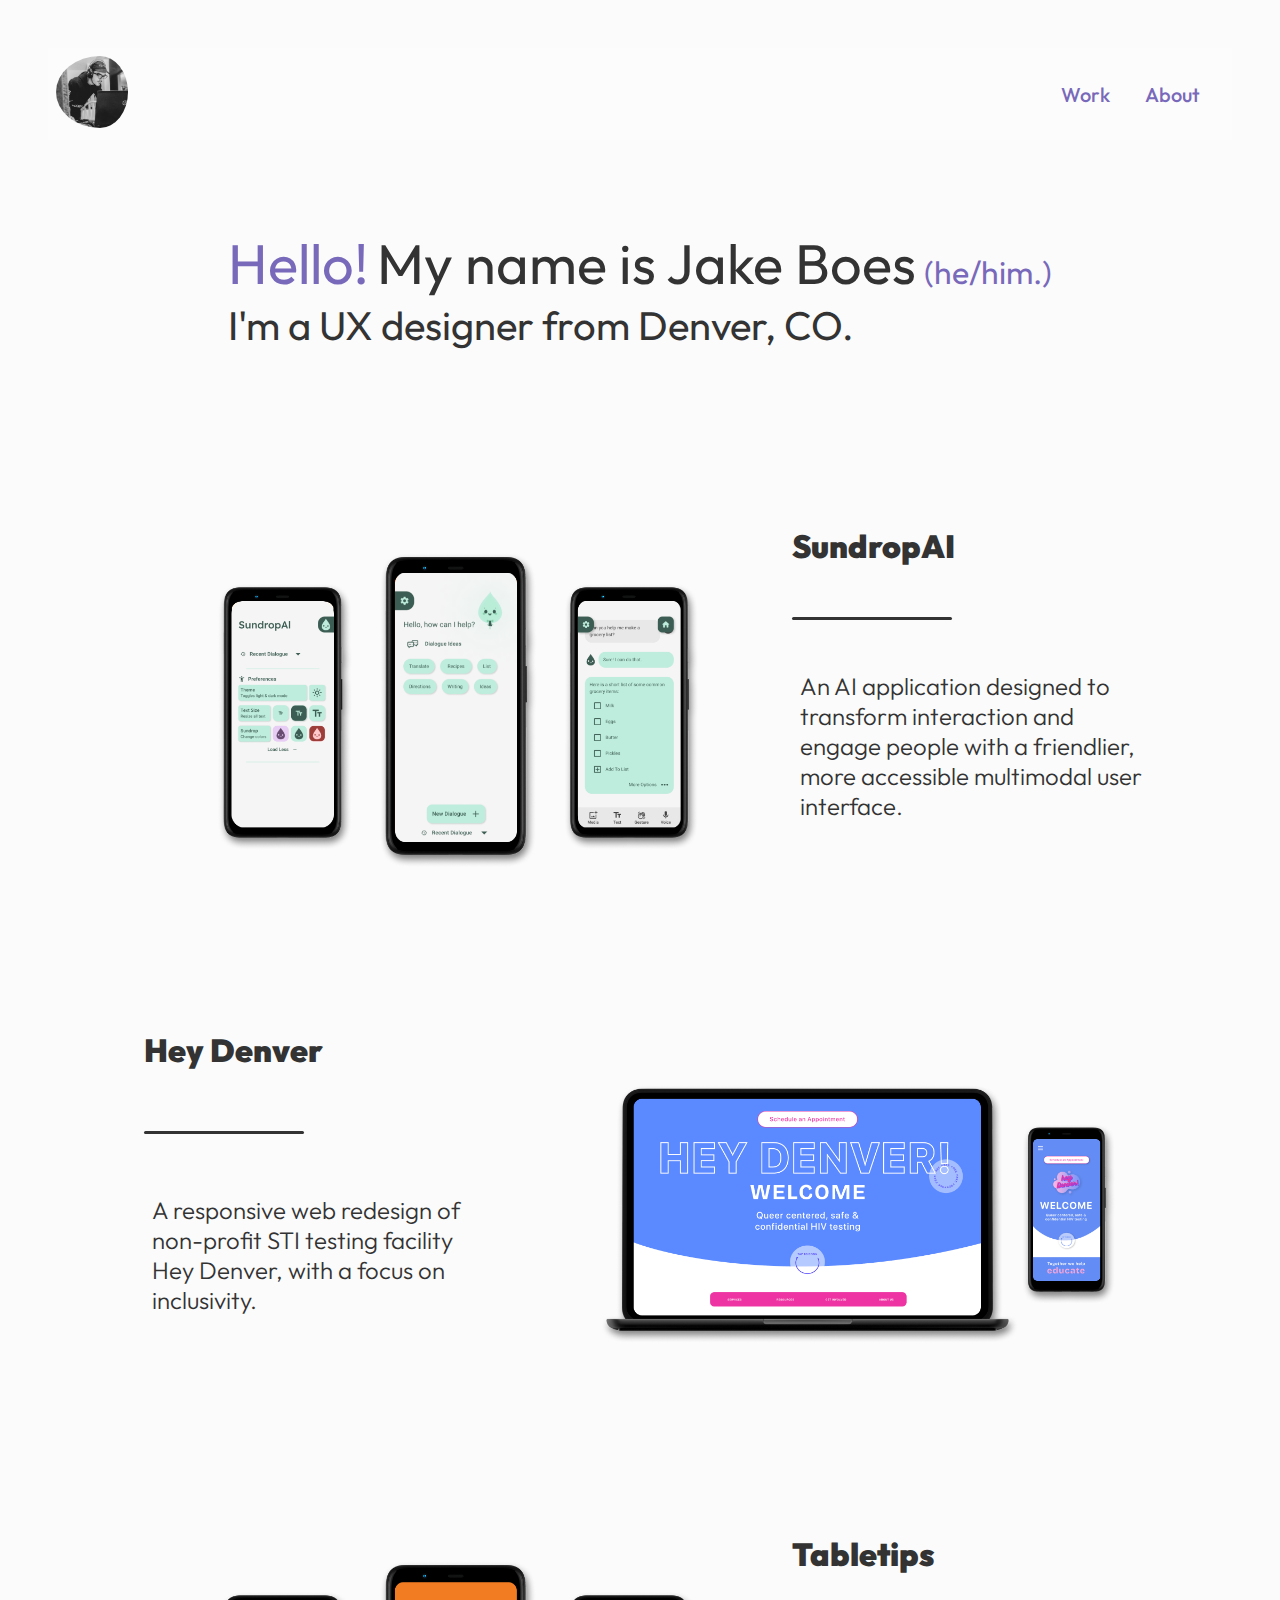
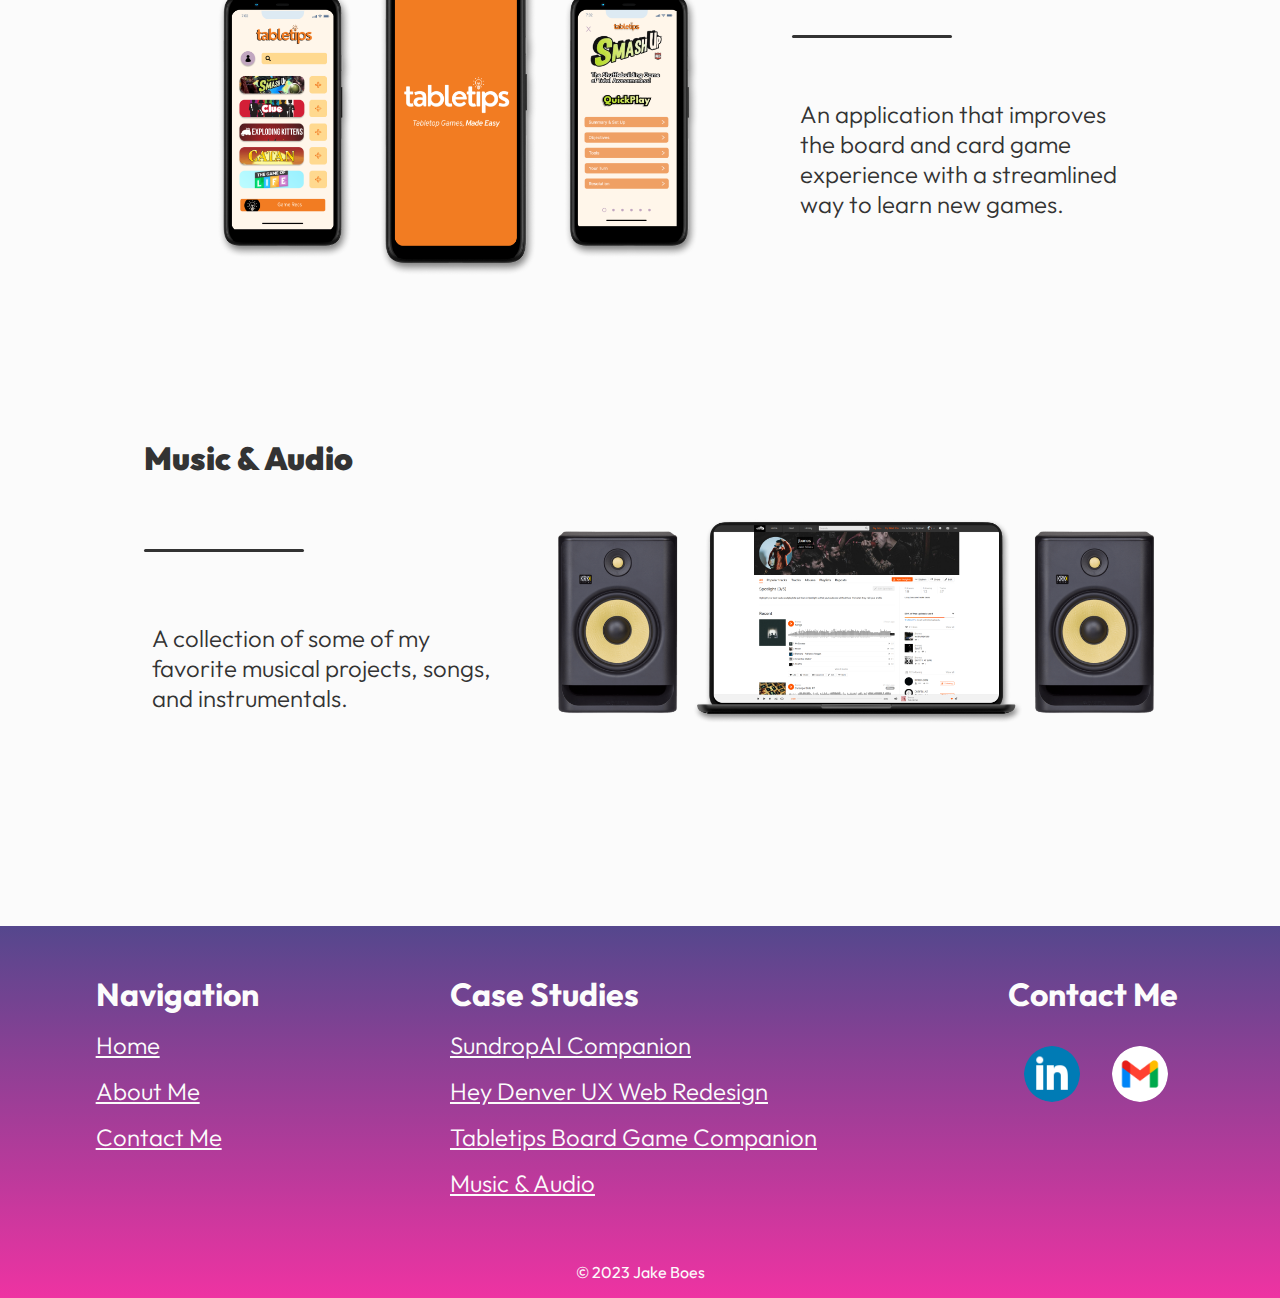
<file: index.html>
<!DOCTYPE html>
<html lang="en" style="scroll-behavior: smooth;">
<head>
    <meta charset="UTF-8">
    <meta name="viewport" content="width=device-width, initial-scale=1.0">
    <title>Jake Boes | UX Designer Portfolio</title>
    <link rel="icon" type="image/x-icon" href="/images/favicon.ico.png">
    <link rel="stylesheet" href="styles.css">
    <link rel="stylesheet" href="https://fonts.googleapis.com/css?family=Outfit">
</head>
<body>

<!--Nav-->

    <header>
    <div>
        <a href="index.html">
            <img src="images/JB.jpg" class="circle-logo">
        </a>
    </div>
    <nav>
        <a href="#Work">Work</a>
        <a href="about.html">About</a>
    </nav>
    </header>

<!--Hero-->

<section id="intro">
    <div class="introContainer">
        <div class="helloJake">
            <h1 class="introHello">Hello!</h1>
            <h1>My name is Jake Boes</h1>
            <h3 class="pronouns">(he/him.)</h3>
        </div>
        <div class="introIam"><h2>I'm a UX designer from Denver, CO.</h2>
        </div>
    </div>
</section>

<!--Project-->

<section id="Work">
    <div class="projectContainer">

    <!--Right Side Text Card-->
        <a href="sundrop-AI.html" title="Link to SundropAI case study.">
        <div class="projectCard">
            <div class="projectImage">
                <img src="images/Sundrop Prototype Mockup.png" class="projectImage">
            </div>
            <div class="projectTitle">
                <h4><b>SundropAI</b></h4>
                <div class="projectLinebreak"></div>
                <p>An AI application designed to transform interaction and engage people with a friendlier, more accessible multimodal user interface.</p>
                <div class="projectView">
                    <p>View Project</p>
                    <img src="images/arrow.png" class="sml-icon" alt="A small arrow point right.">
                </div>
            </div>
        </div>
        </a>

    <!--Left Side Text Card-->
        <a href="hey-denver-redesign.html" title="Link to Hey Denver UX Redesign case study.">
            <div class="projectCard projectCardreverse">
                <div class="projectTitle">
                    <h4><b>Hey Denver</b></h4>
                    <div class="projectLinebreak"></div>
                    <p>A responsive web redesign of non-profit STI testing facility Hey Denver, with a focus on inclusivity.</p>
                    <div class="projectView">
                        <p>View Project</p>
                        <img src="images/arrow.png" class="sml-icon" alt="A small arrow point right.">
                    </div>
                </div>
                <div class="projectImage">
                    <img src="images/Hey Denver Mockup.png" class="projectImage">
                </div>
            </div>
            </a>

    <!--Right Side Text Card //-->
        <a href="tabletips-app.html" title="Link to Tabletips case study.">
        <div class="projectCard">
            <div class="projectImage">
                <img src="images/Tabletips Mockup.png" class="projectImage">
            </div>
            <div class="projectTitle">
                <h4><b>Tabletips</b></h4>
                <div class="projectLinebreak"></div>
                <p>An application that improves the board and card game experience with a streamlined way to learn new games.</p>
                <div class="projectView">
                    <p>View Project</p>
                    <img src="images/arrow.png" class="sml-icon" alt="A small arrow point right.">
                </div>
            </div>
        </div>
        </a>

    <!--Left Side Text Card-->
    <a href="music-and-audio.html" title="Link to my music & sound.">
        <div class="projectCard projectCardreverse">
            <div class="projectTitle">
                <h4><b>Music & Audio</b></h4>
                <div class="projectLinebreak"></div>
                <p>A collection of some of my favorite musical projects, songs, and instrumentals.</p>
                <div class="projectView">
                    <p>View Project</p>
                    <img src="images/arrow.png" class="sml-icon" alt="A small arrow point right.">
                </div>
            </div>
            <div class="projectImage">
                <img src="images/Music and Audio.png" class="projectImage">
            </div>
        </div>
        </a>

        <!--Left Side Text Card
        <a href="creepatorium.html" title="Link to Creepatorium Web Design case study.">
            <div class="projectCard projectCardreverse">
                <div class="projectTitle">
                    <h4><b>Creepatorium</b></h4>
                    <div class="projectLinebreak"></div>
                    <p>Branding and web design for new Denver alternative events venue Creepatorium.</p>
                    <div class="projectView">
                        <p>View Project</p>
                        <img src="images/arrow.png" class="sml-icon" alt="A small arrow point right.">
                    </div>
                </div>
                <div class="projectImage">
                    <img src="images/Creepatorium Mockup.png" class="projectImage">
                </div>
            </div>
        </a>
        -->

    </div>
</section>

    <!--Footer-->

    <footer>
        <div class="footerContainer">
            <div class="footerCard">
                <h4>Navigation</h4>
                <a href="index.html"><p>Home</p></a>
                <a href="about.html"><p>About Me</p></a>
                <a href="mailto:boesjake@gmail.com"><p>Contact Me</p></a>
            </div>

            <div class="footerCard">
                <h4>Case Studies</h4>
                <a href="sundrop-AI.html"><p>SundropAI Companion</p></a>
                <a href="hey-denver-redesign.html"><p>Hey Denver UX Web Redesign</p></a>
                <a href="tabletips-app.html"><p>Tabletips Board Game Companion</p></a>
                <a href="music-and-audio.html"><p>Music & Audio</p></a>
            </div>

            <div class="footerCard">
                <h4>Contact Me</h4>
                <div class="contactLinks">
                    <a href="https://www.linkedin.com/in/jakeboes/" target="_blank">
                        <img src="images/Linkedin icon.png" class="socialIcon" alt="LinkedIn">
                    </a>
                    <a href="mailto:boesjake@gmail.com">
                        <img src="images/gmail icon.png" class="socialIcon" alt="Email">
                    </a>
                </div>

            </div>
        </div>

        <div class="copyright">
            <a>&copy; 2023 Jake Boes</a>
        </div>

    </footer>


</body>
</html>
</file>
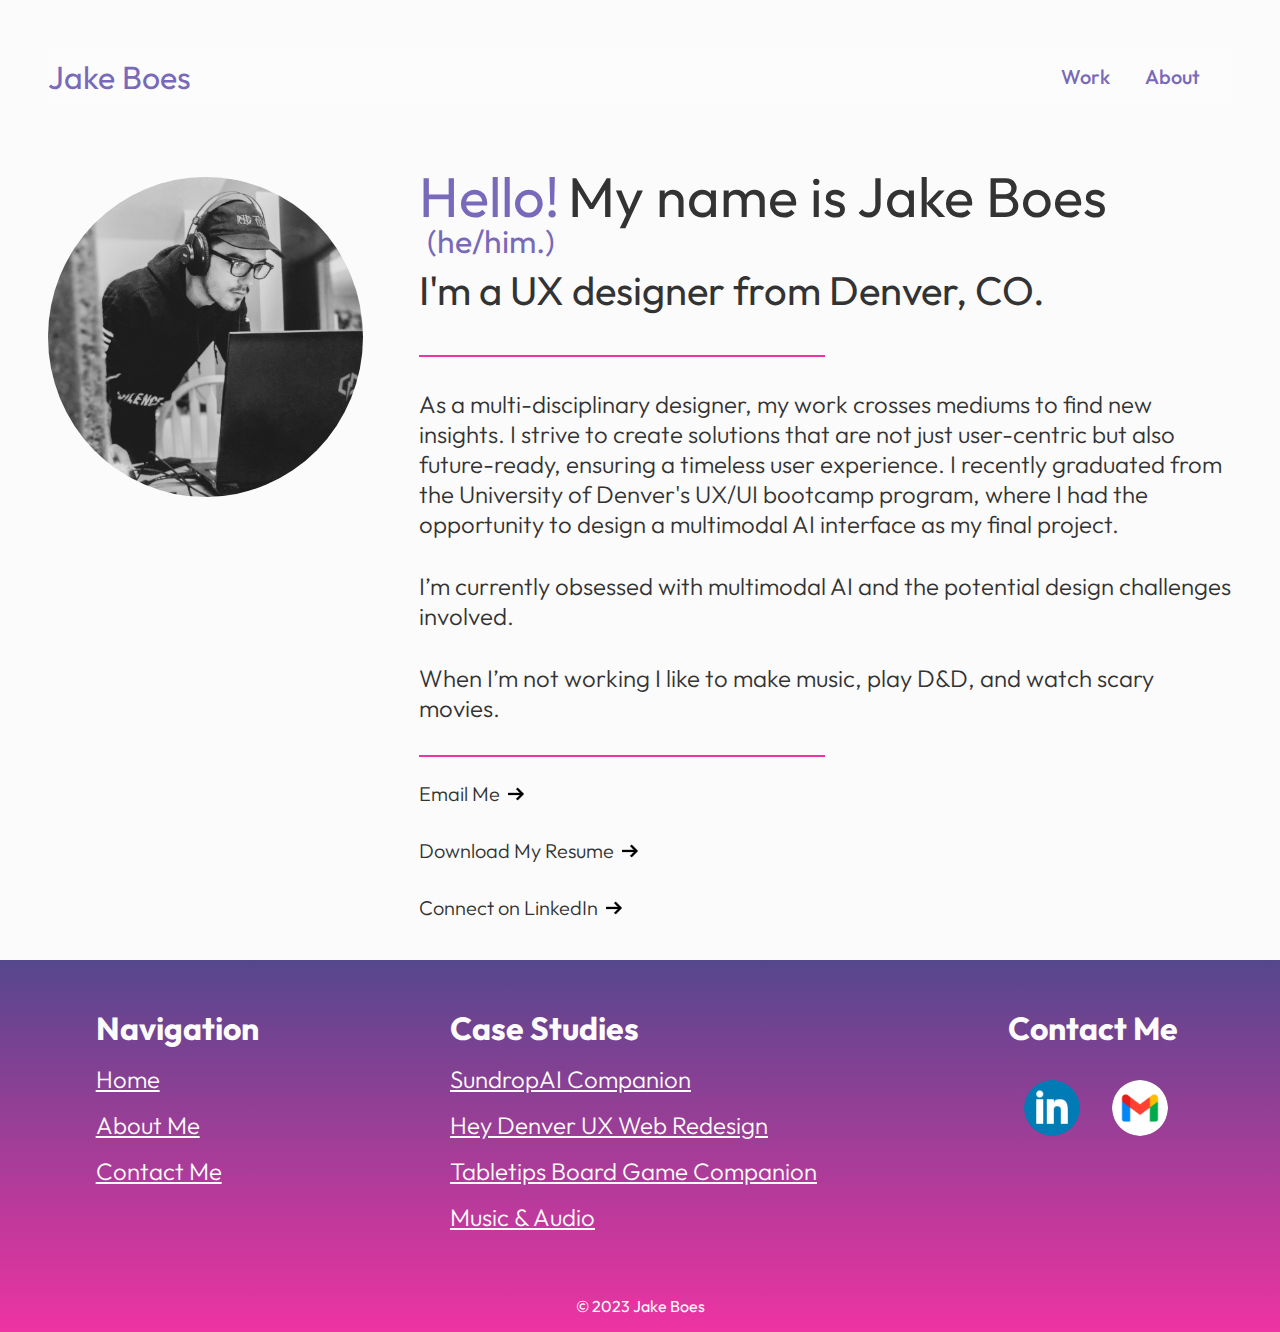
<file: about.html>
<!DOCTYPE html>
<html lang="en">
<head>
    <meta charset="UTF-8">
    <meta name="viewport" content="width=device-width, initial-scale=1.0">
    <title>About Jake Boes | UX/UI Designer</title>
    <link rel="icon" type="image/x-icon" href="/images/favicon.ico.png">
    <link rel="stylesheet" href="styles.css">
    <link rel="stylesheet" href="https://fonts.googleapis.com/css?family=Outfit">
</head>
<body>

<!--Nav-->

    <header>
    <div>
        <a href="index.html">
        <h3>Jake Boes</h3>
        </a>
    </div>
    <nav>
        <a href="index.html">Work</a>
        <a href="about.html">About</a>
    </nav>
    </header>

<!--About-->

<section id="About">
    <div class="about-container">
        <img src="images/JB.jpg" class="aboutPhoto">
        <div class="aboutText">
            <div class="aboutIntro">
                <div class="helloJake">
                    <h1 class="introHello">Hello!</h1>
                    <h1>My name is Jake Boes</h1>
                    <h3 class="pronouns">(he/him.)</h3>
                </div>
                <div class="introIam">
                    <h2>I'm a UX designer from Denver, CO.</h2>
                </div>
            </div>
            <div class="aboutLinebreak"></div>
            <p>As a multi-disciplinary designer, my work crosses mediums to find new insights. I strive to create solutions that are not just user-centric but also future-ready, ensuring a timeless user experience. I recently graduated from the University of Denver's UX/UI bootcamp program, where I had the opportunity to design a multimodal AI interface as my final project. </p>
            <p>I’m currently obsessed with multimodal AI and the potential design challenges involved. </p>
            <p>When I’m not working I like to make music, play D&D, and watch scary movies.<br></p>
            <div class="aboutLinebreak"></div>
            <div class="aboutLinkscontainer">
                <a href="mailto:boesjake@gmail.com" class="aboutLink"  target="_blank"><p>Email Me</p><img src="images/arrow.png" class="sml-icon" alt="A small arrow point right."></a>
            </div>
            <div class="aboutLinkscontainer">
                <a href="Jake Boes UX Designer Resume (2024).pdf" class="aboutLink" download><p>Download My Resume</p><img src="images/arrow.png" class="sml-icon" alt="A small arrow point right."></a>
            </div>
            <div class="aboutLinkscontainer">
                <a href="https://www.linkedin.com/in/jakeboes/" class="aboutLink"  target="_blank"><p>Connect on LinkedIn</p><img src="images/arrow.png" class="sml-icon" alt="A small arrow point right."></a>
            </div>
        </div>
    </div>
</section>

<!--Footer-->

    <footer>
        <div class="footerContainer">
            <div class="footerCard">
                <h4>Navigation</h4>
                <a href="index.html"><p>Home</p></a>
                <a href="about.html"><p>About Me</p></a>
                <a href="mailto:boesjake@gmail.com"><p>Contact Me</p></a>
            </div>

            <div class="footerCard">
                <h4>Case Studies</h4>
                <a href="sundrop-AI.html"><p>SundropAI Companion</p></a>
                <a href="hey-denver-redesign.html"><p>Hey Denver UX Web Redesign</p></a>
                <a href="tabletips-app.html"><p>Tabletips Board Game Companion</p></a>
                <a href="music-and-audio.html"><p>Music & Audio</p></a>
            </div>

            <div class="footerCard">
                <h4>Contact Me</h4>
                <div class="contactLinks">
                    <a href="https://www.linkedin.com/in/jakeboes/" target="_blank">
                        <img src="images/Linkedin icon.png" class="socialIcon" alt="LinkedIn">
                    </a>
                    <a href="mailto:boesjake@gmail.com">
                        <img src="images/gmail icon.png" class="socialIcon" alt="Email">
                    </a>
                </div>

            </div>
        </div>

        <div class="copyright">
            <a>&copy; 2023 Jake Boes</a>
        </div>

    </footer>

</body>
</html>


<!-- This is old code from a homework assignment
    <div class="skills-container">
        <div class="skill-card">
            <div class="skill-icon">
                <img src="images/UX Research.png" alt="An icon of a human figure with circle of human figures around them, signifying user research.">
            </div>
            <h3>User Research & Analysis</h3>
            <div class="skill-description">
                <p><b>User Surveys & Interviews:</b> Gathering valuable insights through structured questioning.</p>
                <p><b>Persona Development:</b> Crafting detailed user profiles to guide design strategies.</p>
                <p><b>Journey Mapping:</b> Charting the user's path, highlighting opportunities and pain points.</p>
            </div>
        </div>
        <div class="skill-card">
            <div class="skill-icon">
                <img src="images/Teamwork.png" alt="An icon of five humans linked in a star pattern, signifying teamwork & collaboration.">
            </div>
            <h3>Teamwork & Collaboration</h3>
            <div class="skill-description">
                <p><b>Empathy:</b> Understanding users & stakeholder's perspectives to create user-centric designs.</p>
                <p><b>Collaboration:</b> Working seamlessly with various teams to align project goals and outcomes.</p>
                <p><b>Adaptability:</b> Adjusting design approach in response to changing project needs and feedback.</p>
            </div>
        </div>
        <div class="skill-card">
            <div class="skill-icon">
                <img src="images/Visual Design.png" alt="An icon of a human figure with various design elements linked to them and each other, signifying visual design and development.">
            </div>
            <h3>Visual Design & Development</h3>
            <div class="skill-description">
                <p><b>Prototyping:</b> Bringing designs to life with clickable prototypes to test and refine user flows.</p>
                <p><b>Design Systems:</b> Creating consistent and scalable visual language across all product touchpoints.</p>
                <p><b>Web Development:</b> Translating design visions into responsive and interactive web pages.</p>
            </div>
        </div>
    </div>
</section> 
-->
</file>
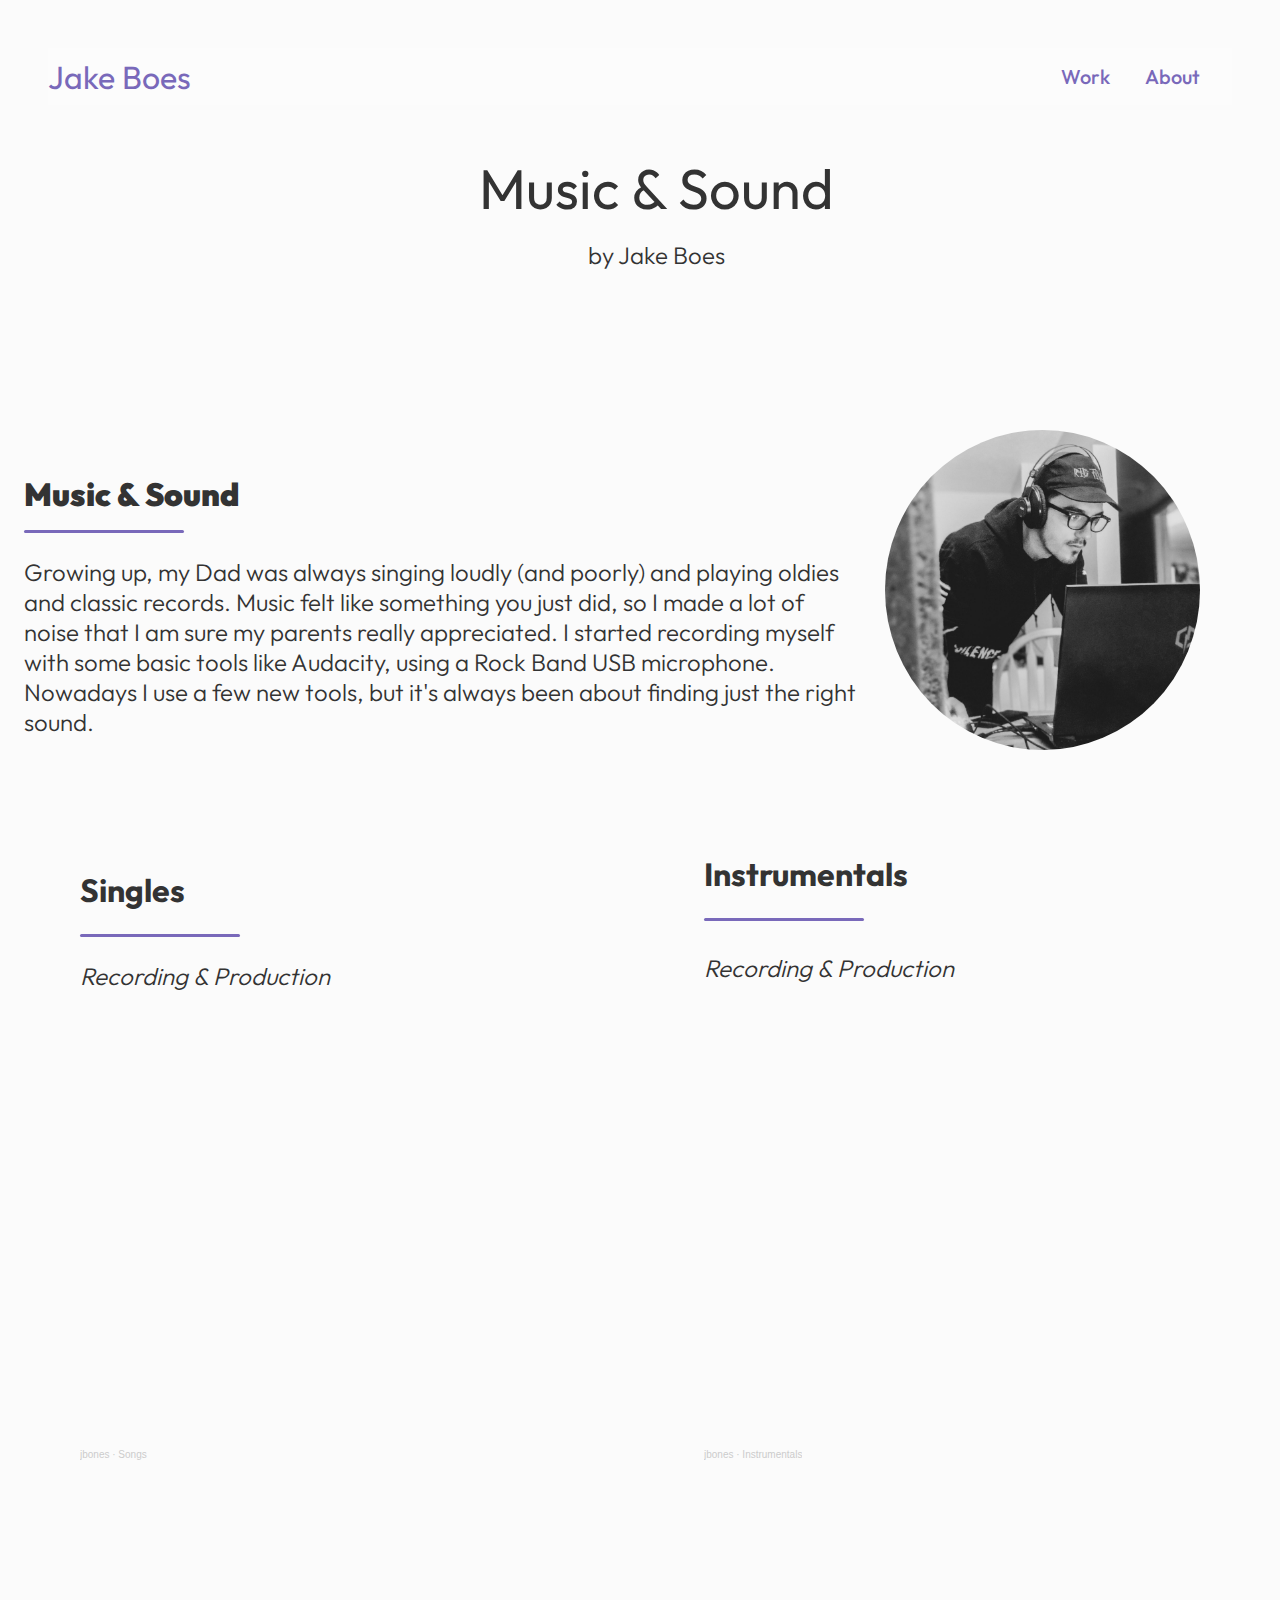
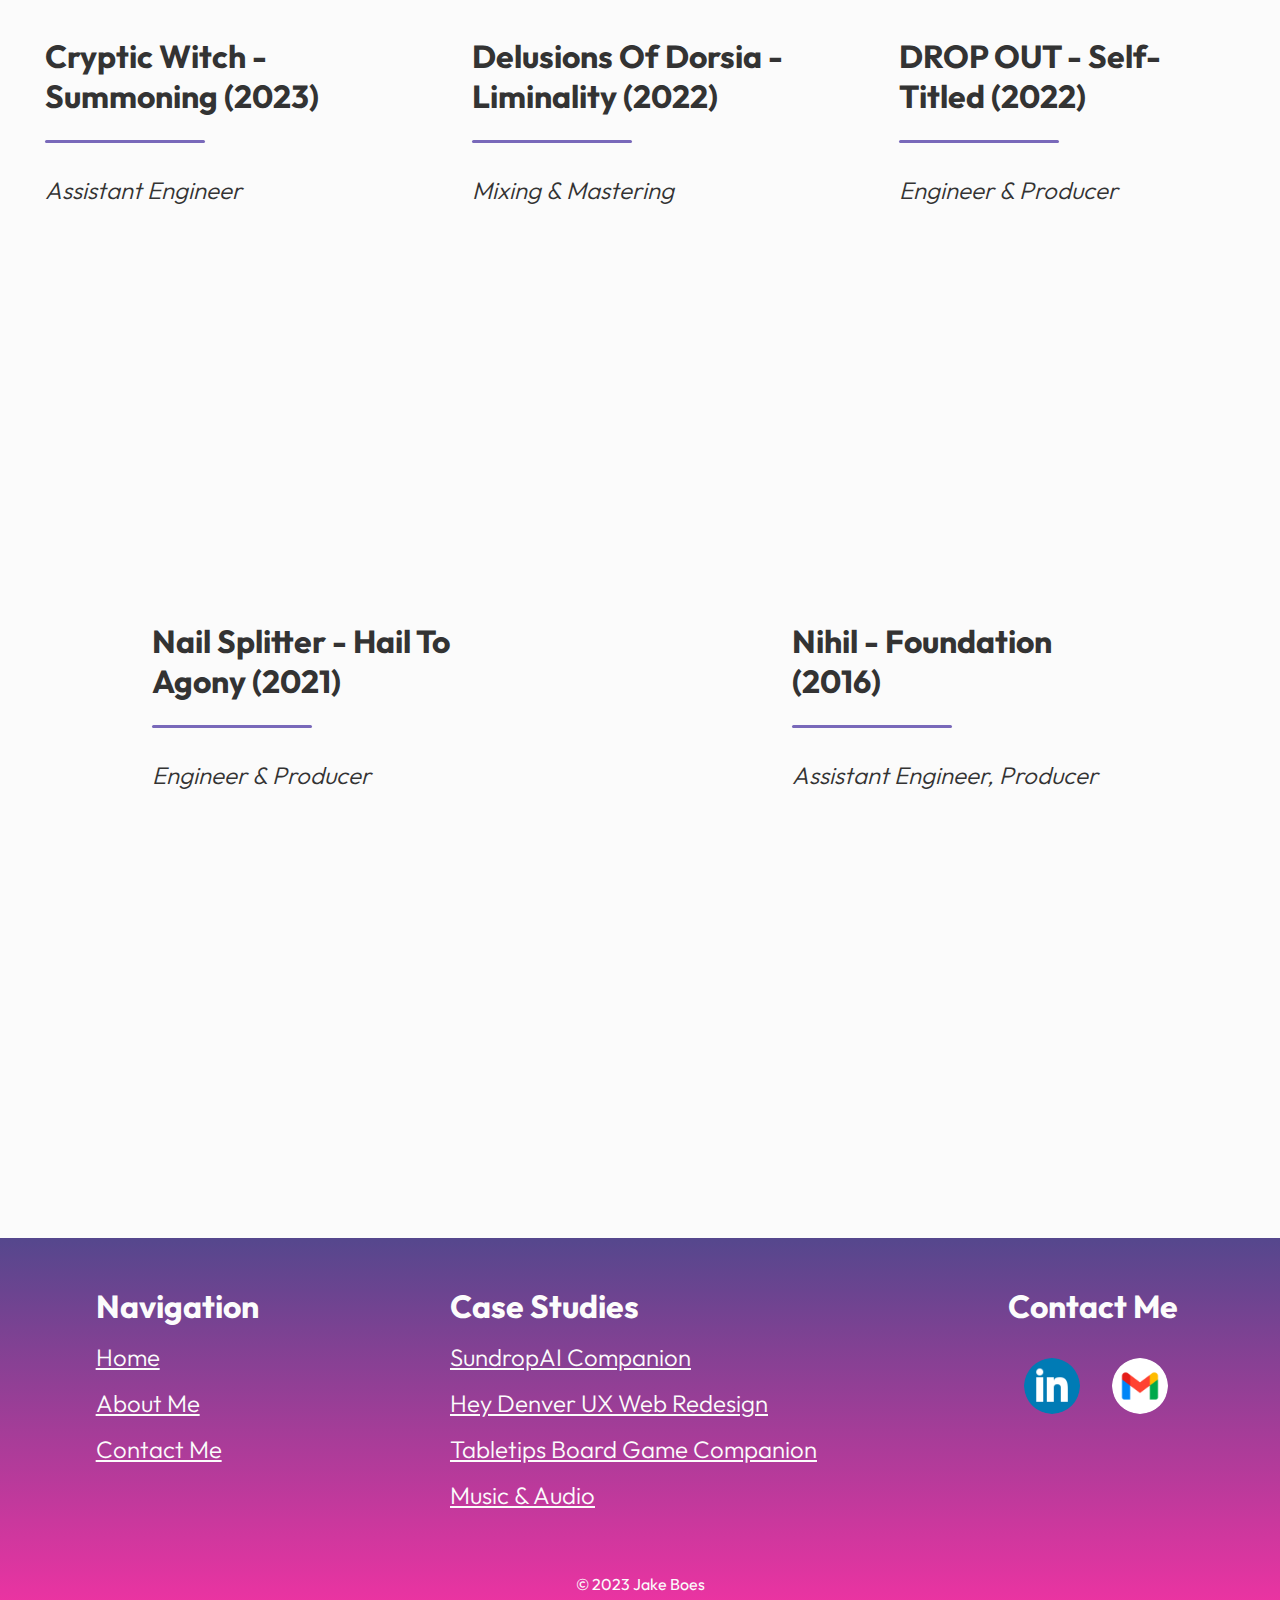
<file: music-and-audio.html>
<!DOCTYPE html>
<html lang="en">
<head>
    <meta charset="UTF-8">
    <meta name="viewport" content="width=device-width, initial-scale=1.0">
    <title>Music & Audio | Jake Boes UX Designer</title>
    <link rel="icon" type="image/x-icon" href="/images/favicon.ico.png">
    <link rel="stylesheet" href="styles.css">
    <link rel="stylesheet" href="https://fonts.googleapis.com/css?family=Outfit">
</head>

<body>

    <!--Nav-->
    
    <header>
        <div>
            <a href="index.html"><h3>Jake Boes</h3></a>
        </div>
        <nav>
            <a href="index.html">Work</a>
            <a href="about.html">About</a>
        </nav>
    </header>

    <!--Title & Cover-->

    <section id="caseTitle">
        <div class="titleContainer">
            <h1 class="titleText">Music & Sound</h1>
            <p> by Jake Boes</p>
        </div>
    </section>

<section id="caseStudy">

    <div class="caseContainer">

        <!--Problem-->
        <div class="projectCasecard projectCardreverse">
            <div class="projectCaseinfo">
                <h4><b>Music & Sound</b></h4>
                <div class="caseLinebreak"></div>
                <p>Growing up, my Dad was always singing loudly (and poorly) and playing oldies and classic records. Music felt like something you just did, so I made a lot of noise that I am sure my parents really appreciated. I started recording myself with some basic tools like Audacity, using a Rock Band USB microphone. Nowadays I use a few new tools, but it's always been about finding just the right sound.</p>
            </div>
            <img src="images/JB.jpg" class="avatars">
        </div>

        <!--Songs-->
        <div class="soundcloud">
            <div class="projectCaseinfo">
                <h4>Singles</h4>
                <div class="caseLinebreak"></div>
                <p><i>Recording & Production</i></p>
                <iframe width="100%" height="450" scrolling="no" frameborder="no" allow="autoplay" src="https://w.soundcloud.com/player/?url=https%3A//api.soundcloud.com/playlists/1745574468&color=%23ff5500&auto_play=false&hide_related=false&show_comments=true&show_user=true&show_reposts=false&show_teaser=true"></iframe><div style="font-size: 10px; color: #cccccc;line-break: anywhere;word-break: normal;overflow: hidden;white-space: nowrap;text-overflow: ellipsis; font-family: Interstate,Lucida Grande,Lucida Sans Unicode,Lucida Sans,Garuda,Verdana,Tahoma,sans-serif;font-weight: 100;"><a href="https://soundcloud.com/jbones13" title="jbones" target="_blank" style="color: #cccccc; text-decoration: none;">jbones</a> · <a href="https://soundcloud.com/jbones13/sets/songs" title="Songs" target="_blank" style="color: #cccccc; text-decoration: none;">Songs</a></div>
            </div>
        </div>

        <!--Instrumentals-->

            <div class="soundcloud">
                <h4>Instrumentals</h4>
                <div class="caseLinebreak"></div>
                <p><i>Recording & Production</i></p>
                <iframe width="100%" height="450" scrolling="no" frameborder="no" allow="autoplay" src="https://w.soundcloud.com/player/?url=https%3A//api.soundcloud.com/playlists/1631351677&color=%23ff5500&auto_play=false&hide_related=false&show_comments=true&show_user=true&show_reposts=false&show_teaser=true"></iframe><div style="font-size: 10px; color: #cccccc;line-break: anywhere;word-break: normal;overflow: hidden;white-space: nowrap;text-overflow: ellipsis; font-family: Interstate,Lucida Grande,Lucida Sans Unicode,Lucida Sans,Garuda,Verdana,Tahoma,sans-serif;font-weight: 100;"><a href="https://soundcloud.com/jbones13" title="jbones" target="_blank" style="color: #cccccc; text-decoration: none;">jbones</a> · <a href="https://soundcloud.com/jbones13/sets/bones" title="Instrumentals" target="_blank" style="color: #cccccc; text-decoration: none;">Instrumentals</a></div>
            </div>

    </div>

    <div class="caseContainer">
        
        <!--Cryptic Witch-->

        <div class="caseCard">
            <h4>Cryptic Witch - Summoning (2023)</h4>
            <div class="caseLinebreak"></div>
            <p><i>Assistant Engineer</i></p>
            <iframe style="border-radius:12px" src="https://open.spotify.com/embed/album/0X48HWFbPzkC3Rw9nTqh4Z?utm_source=generator" width="100%" height="352" frameBorder="0" allowfullscreen="" allow="autoplay; clipboard-write; encrypted-media; fullscreen; picture-in-picture" loading="lazy"></iframe>
        </div>

        <!--Delusions Of Dorsia-->

        <div class="caseCard">
            <h4>Delusions Of Dorsia - Liminality (2022)</h4>
            <div class="caseLinebreak"></div>
            <p><i>Mixing & Mastering</i></p>
            <iframe style="border-radius:12px" src="https://open.spotify.com/embed/album/3joHOCSefep6rUHwg4ite2?utm_source=generator" width="100%" height="352" frameBorder="0" allowfullscreen="" allow="autoplay; clipboard-write; encrypted-media; fullscreen; picture-in-picture" loading="lazy"></iframe>
        </div>

        <!--DROP OUT-->

        <div class="caseCard">
            <h4>DROP OUT - Self-Titled (2022)</h4>
            <div class="caseLinebreak"></div>
            <p><i>Engineer & Producer</i></p>
            <iframe style="border-radius:12px" src="https://open.spotify.com/embed/album/0qO8t8SZ9c5VqvnE7Q8SXY?utm_source=generator" width="100%" height="352" frameBorder="0" allowfullscreen="" allow="autoplay; clipboard-write; encrypted-media; fullscreen; picture-in-picture" loading="lazy"></iframe>
        </div>

        <!--Nail Splitter-->

        <div class="caseCard">
            <h4>Nail Splitter - Hail To Agony (2021)</h4>
            <div class="caseLinebreak"></div>
            <p><i>Engineer & Producer</i></p>
            <iframe style="border-radius:12px" src="https://open.spotify.com/embed/album/1AIwpwGWStBg8TIu0QqkQN?utm_source=generator" width="100%" height="352" frameBorder="0" allowfullscreen="" allow="autoplay; clipboard-write; encrypted-media; fullscreen; picture-in-picture" loading="lazy"></iframe>
        </div>

        <!--Nihil-->

        <div class="caseCard">
            <h4>Nihil - Foundation (2016)</h4>
            <div class="caseLinebreak"></div>
            <p><i>Assistant Engineer, Producer</i></p>
            <iframe style="border-radius:12px" src="https://open.spotify.com/embed/album/7FKeshsvU8f0f50rfw1JrO?utm_source=generator&theme=0" width="100%" height="352" frameBorder="0" allowfullscreen="" allow="autoplay; clipboard-write; encrypted-media; fullscreen; picture-in-picture" loading="lazy"></iframe>
        </div>


    </div>

</section>

<!--Footer-->

<footer>
    <div class="footerContainer">
        <div class="footerCard">
            <h4>Navigation</h4>
            <a href="index.html"><p>Home</p></a>
            <a href="about.html"><p>About Me</p></a>
            <a href="mailto:boesjake@gmail.com"><p>Contact Me</p></a>
        </div>

        <div class="footerCard">
            <h4>Case Studies</h4>
            <a href="sundrop-AI.html"><p>SundropAI Companion</p></a>
            <a href="hey-denver-redesign.html"><p>Hey Denver UX Web Redesign</p></a>
            <a href="tabletips-app.html"><p>Tabletips Board Game Companion</p></a>
            <a href="music-and-audio.html"><p>Music & Audio</p></a>
        </div>

        <div class="footerCard">
            <h4>Contact Me</h4>
            <div class="contactLinks">
                <a href="https://www.linkedin.com/in/jakeboes/" target="_blank">
                    <img src="images/Linkedin icon.png" class="socialIcon" alt="LinkedIn">
                </a>
                <a href="mailto:boesjake@gmail.com">
                    <img src="images/gmail icon.png" class="socialIcon" alt="Email">
                </a>
            </div>

        </div>
    </div>

    <div class="copyright">
        <a>&copy; 2023 Jake Boes</a>
    </div>

</footer>

</body>
</file>
<file: styles.css>
html {
    scroll-behavior: smooth;
  }

body {
    font-family: "Outfit", sans-serif;
    background-color: #fbfbfb;
    color: #333;
    margin: 0px;
}

.button {
    background-color: #3C5D53;
    border: none;
    color: #BFEDDD;
    padding: 16px 32px;
    margin: 16px;
    border-radius: 16px;
    text-align: center;
    text-decoration: none;
    display: inline-block;
    font-size: 24px;
    transition-duration: 0.4s;
  }

  .button:hover {
    box-shadow: 0 12px 16px 0 rgba(0,0,0,0.24), 0 17px 50px 0 rgba(0,0,0,0.19);
    color: #3C5D53;
    background-color: #BFEDDD;
    border: #3C5D53;
    border-style: solid;
  }

p {
    font-family: "Outfit", sans-serif;
    font-size: 24px;
    font-weight: 300;
    color: #333;
    margin: 16px 0px;
    max-width: 100%;
    height: auto;
}

h1 {
    font-family: "Outfit", sans-serif;
    font-size: 56px;
    font-weight: 400;
    color: #333;
    margin: 0px;
}

h2 {
    font-family: "Outfit", sans-serif;
    font-size: 40px;
    font-weight: 400;
    color:#333;
    margin: 0px;
}

h3 {
    font-family: "Outfit", sans-serif;
    font-size: 32px;
    font-weight: 400;
    color: #7969BA;
    margin: 0px;
    transition: ease-in-out 0.3s;
}

h4 {
    font-family: "Outfit", sans-serif;
    font-size: 32px;
    color: #333;
    margin: 0px;
    margin-bottom: 16px;
    transition: ease-in-out 0.3s;
}

h5 {
    font-family: "Outfit", sans-serif;
    font-size: 24px;
    color: #7969BA;
    margin: 0px;
    transition: ease-in-out 0.3s;
}

a {
    color:#fcfcfc;
    margin-bottom: 16px;
}

a:link {
    text-decoration: none;
  }
  
  a:visited {
    text-decoration: none;
  }
  
  a:hover {
    text-decoration: none;
    color: #EE33A2;
  }
  
  a:active {
    text-decoration: none;
  }

img {
    max-width: 100%;
    height: auto;
    margin: 8px;
}

.halfSize {
    width: 50%;
}

.seventyFive {
    width: 75%;
}

/*Intro*/

#intro {
    justify-content: center;
    display: flex;
    width: 100%;
}

.introContainer {
    margin-top: 48px;
    margin-bottom: 112px;
    width: fit-content;
}

.pronouns {
    padding-left: 8px;
}

.introHello {
    padding-right: 8px;
    color: #7969BA;
}

.introIam {
    width: fit-content;
    margin-top: 8px;
}

.helloJake {
    width: fit-content;
    margin-bottom: 0px;
    align-items: baseline;
    flex-direction: row;
    display: flex;
    flex-wrap: wrap;
    line-height: 1;
}

/*Header & Nav*/

header {
    margin: 48px;
    justify-content: space-between;
    align-items: center;
    background-color: #fcfcfc;
    color:#7969BA;
    display: flex;
    flex-wrap: wrap;
}

.circle-logo {
    width: 72px;
    height: 72px;
    border-radius: 50%;
    transition: ease-in-out 0.3s;
    padding-right: 16px;
}

.logoText {
    color: #333;
    font-size: 32px;
}

nav {
    margin: 16px;
}

nav a {
    padding: 16px;
    min-width: 128px;
    justify-content: space-between;
    font-size: 20px;
    font-weight: 500;
    text-decoration: none;
    color:#7969BA;
    transition: color 0.3s;
}

nav a:hover {
    color: #EE33A2;
}

.circle-logo:hover {
    width: 96px;
    height: 96px;
}

/*Projects*/

.projectContainer {
    width: 100%;
    display: flex;
    flex-direction: row;
    flex-wrap: wrap;
    justify-content: center;
    align-items: start;
    margin-bottom: 48px;
}

.projectCard {
    display: flex;
    width: 100%;
    max-width: 1200px;
    flex-direction: row;
    justify-content: space-around;
    align-items: center;
    flex-wrap: wrap;
    margin: 48px 8px;
    transition: ease-in-out 0.3s;
}

.projectLinebreak {
    background-color: #333;
    height: 3px;
    width: 160px;
    border-radius: 3px;
    margin-bottom: 16px;
}

.projectImage {
    display: flex;
    width: 100%;
    max-width: 640px;
    transition: ease-in-out 0.3s;
}

.projectTitle {
    display: flex;
    flex-direction: column;
    justify-content: space-between;
    padding: 16px;
    /*margin: 0px 48px 0px 48px;*/
    max-width: 360px;
    height: 360px;
    p {
        font-size: 24px;
        margin: 0px 8px;

    }
}

.projectView {
    display: flex;
    flex-direction: row;
    justify-content: flex-end;
    align-items: baseline;
    transition: ease-in-out 0.5s;
    opacity: 0.0;
}

.projectCard:hover {
    .projectImage {
        max-width: 800px;
    }
    h4 {
        color:#EE33A2
    }
    .projectView {
        opacity: 1.0;
        p {
            color: #EE33A2;
        }
    }

}

.sml-icon {
    height: 16px;
    width: 16px;
    margin: 0px 8px;
    transition: ease-in-out 0.3s;
}

/*About*/

#About {
    display: flex;
    justify-content: center;
    align-items: center;
    flex-direction: column;
    width: 100%;
}

.aboutText {
    display: flex;
    flex-direction: column;
    padding-right: 8px;
}

.about-container {
    display: flex;
    flex-direction: row;
    justify-content: center;
    align-items: flex-start;
    max-width: 1200px;
    width: fit-content;
    margin: 16px;
}

.aboutPhoto {
    max-width: 320px;
    max-height: 320px;
    border-radius: 50%;
    margin-right: 72px;
    margin-bottom: 48px;
    transition: ease-in-out 0.4s;
}

.aboutLinebreak {
    background-color:#EE33A2;
    height: 2px;
    width: 50%;
    margin: 16px 0px;
}

.aboutPhoto:hover {
    max-width: 328px;
    max-height: 328px;
}

.aboutIntro {
    margin-top: 0px;
    margin-bottom: 24px;
    width: fit-content;
}

.aboutLinkscontainer {
    display: flex;
    flex-direction: column;
    align-items: flex-start;
}

.aboutLink {
    display: flex;
    flex-direction: row;
    justify-content: center;
    align-items: center;
    p {
        font-size: 20px;
        margin: 8px 0px;
    }

}

.aboutLink:hover {
    p{
        color: #EE33A2;
    }
    .sml-icon {
        rotate: -45deg;
        scale: 1.3;
    }
}

/*UX Skills*/

.skills-container {
    display: flex;
    flex-wrap: wrap;
    justify-content: center;
    align-items: center;
}

.skill-card {
    width: 22%;
    min-width: 240px;
    padding: 48px 24px 24px 24px;
    margin: 24px;
    border-radius: 24px;
    align-items: center;
    justify-content: center;
    text-align: center;
    display: flex;
    flex-direction: column;
    transition: ease-in-out 0.3s;
    box-shadow: 0px 2px 8px rgba(0,0,0,0.1);
}

.skill-card:hover {
    padding: 24px 72px;
    box-shadow: 2px 8px 16px 8px rgba(0,0,0,0.08);
    translate: 0px -24px;
    .skill-icon {
        scale: 1.06;
        margin: 8 auto 28px;
        box-shadow: 4px 8px 16px rgba(0,0,0,0.1);
    }
}

.skill-icon {
    width: 200px;
    height: 200px;
    border-radius: 50%;
    margin: 0 auto 20px;
    display: flex;
    align-items: center;
    justify-content: center;
    transition: ease-in-out 0.3s;
}

.skill-description {
    margin-top: 24px;
    text-align: center;
}

/* Case Study */

#caseTitle {
    width: 100%;
    margin: 48px 16px;
    display: flex;
    justify-content: center;
    align-items: center;
}

.titleContainer {
    width: fit-content;
    max-width: 1920px;
    display: flex;
    flex-direction: column;
    justify-content: center;
    text-align: center;
}

.titleText {
    text-align: center;
    transition: ease-in-out 0.3s;
}

.titleText:hover {
    color:#EE33A2;
    text-align: center;
    font-size: 64px;
}

#caseStudy {
    width: 100%;
    display: flex;
    flex-direction: column;
    justify-content: center;
    align-items: center;
}

.caseContainer {
    max-width: 1440px;
    display: flex;
    flex-direction: row;
    justify-content: space-around;
    align-items: flex-start;
    flex-wrap: wrap;
    margin: 56px 0px;
}

.caseCard {
    width: 100%;
    max-width: 336px;
    display: flex;
    flex-direction: column;
    justify-content: center;
    align-items: flex-start;
    margin: 24px;
        h4 {
            margin-bottom: 24px;
        }
}

.caseCover {
    display: flex;
    width: 100%;
}

.caseSlide {
    display: flex;
    width: 100%;
}

.caseLinebreak {
    background-color: #7969BA;
    height: 3px;
    width: 160px;
    border-radius: 3px;
    margin-bottom: 16px;
}

.projectCasecard {
    display: flex;
    width: 100%;
    max-width: 1440px;
    flex-direction: row;
    justify-content: space-around;
    align-items: center;
    flex-wrap: wrap;
    margin: 32px 8px;
    transition: ease-in-out 0.3s;
}

.projectCaseinfo {
    display: flex;
    flex-direction: column;

    padding: 16px;
    width: 100%;
    max-width: 1440px;
    p {
        font-size: 24px;
        margin: 8px 0px;

    }
}

.projectCasecolumn {
    display: flex;
    flex-direction: column;
    width: 50%;
    max-width: 1440px;
    padding: 16px;
    /*margin: 0px 48px 0px 48px;*/
    p {
        font-size: 24px;
        margin: 8px 0px;

    }
}

.prototypeScreen {
    max-width: 100%;
    height: auto;
    max-height: 640px;
    margin: 16px 0px;
}

.avatars {
    display: flex;
    max-width: 320px;
    max-height: 320px;
    border-radius: 50%;
    margin-right: 72px;
    margin-bottom: 48px;
    transition: ease-in-out 0.4s;
}

.avatars:hover {
    max-width: 328px;
    max-height: 328px;
}

.emojis {
    max-width: 200px;
    transition: ease-in-out 0.2s;
}

.emojis:hover {
    max-width: 224px;
}

.testingImage {
    display: flex;
    max-width: 40%;
    transition:  ease-in-out 0.3s;
}

.testingImage:hover {
    display: flex;
    max-width: 42%;
}

.soundcloud {
    width: 100%;
    max-width: 40%;
    display: flex;
    flex-direction: column;
    justify-content: center;
    align-items: flex-start;
    margin: 24px;
        h4 {
            margin-bottom: 24px;
        }
}

/*Weird Arrow Animation thing i hoepe it work

.arrow {
    display: flex;
    justify-content: center;
    align-items: center;
    width: 100%;
    rotate: 90deg;
    position: fixed;
    bottom: 24px;
}

.caseArrow {
    animation: pulse 2s infinite;
    width: 72px;
    height: 72px;
}

@keyframes pulse {
    0% {
      transform: translateX(-50%) scale(1);
      opacity: 0.5;
    }
    50% {
      transform: translateX(-50%) scale(1.2);
      opacity: 1;
    }
    100% {
      transform: translateX(-50%) scale(1);
      opacity: 0.5;
    }
  }

it didn't :( */

/*Footer*/

footer {
    display: flex;
    flex-direction: column;
    width: 100%;
    background: rgb(85,71,141);
    background: linear-gradient(180deg, rgba(85,71,141,1) 0%, rgba(238,51,162,1) 100%);
    p {
        color: #fcfcfc;
        text-decoration: underline;
        margin: 0px;
    }
    h4 {
        color: #fcfcfc;
    }
}

.footerContainer {
    display: flex;
    flex-direction: row;
    justify-content: space-around;
}

.footerCard {
    width: fit-content;
    display: flex;
    flex-direction: column;
    padding: 48px;
}

.copyright {
    width: 100%;
    display: flex;
    align-content: center;
    justify-content: center;
}

.contactLinks {
    display: flex;
    flex-direction: row;
    justify-content: center;
}

.socialIcon {
    max-width: 56px;
    margin: 16px;
    transition: ease-in-out 0.2s;
    border-radius: 50%;
}

.socialIcon:hover {
    max-width: 64px;
    box-shadow: 4px 4px 7px rgba(0, 0, 0, 0.2);

}

/*Media Breaks*/

 /* Extra small devices (phones, 600px and down) */
 @media only screen and (max-width: 600px) {
    nav a {
        justify-content: center;
        align-items: center;
        flex-direction: column;
    }

    .footerContainer {
        flex-wrap: wrap;
    }

    .projectCardreverse {
        flex-direction: column-reverse;
    }
    .about-container {
        flex-direction: column;
    }
    .aboutPhoto {
        margin-right: 0px;
    }
    .caseArrow {
        width: 48px;
        height: 48px;
    }
    h1{
        font-size: 40px;
    }

    .projectCasecard {
        flex-wrap: wrap;
    }
 }

 /* Small devices (portrait tablets and large phones, 600px and up) */
 @media only screen and (min-width: 600px) {
    nav a {
        justify-content: center;
        align-items: center;
        flex-direction: column;
    }

    .footerContainer {
        flex-wrap: wrap;
    }

    .projectCardreverse {
        flex-direction: column-reverse;
    }
    .about-container {
        flex-direction: column;
    }
    .aboutPhoto {
        margin-right: 0px;
    }
    .caseArrow {
        width: 48px;
        height: 48px;
    }
    h1{
        font-size: 40px;
    }

    .projectCasecard {
        flex-wrap: wrap;
    }
 }
 
 /* Medium devices (landscape tablets, 768px and up) */
 @media only screen and (min-width: 768px) {

    .footerContainer {
        flex-wrap: nowrap;
    }

    .projectCardreverse {
        flex-direction: column-reverse;
    }
    .about-container {
        flex-direction: column;
    }
    .aboutPhoto {
        margin-right: 0px;
    }
    .caseArrow {
        width: 56px;
        height: 56px;
    }
    h1{
        font-size: 40px;
    }
    .projectCasecard {
        flex-wrap: nowrap;
    }
 }
 
 /* Large devices (laptops/desktops, 992px and up) */
 @media only screen and (min-width: 992px) {

    .footerContainer {
        flex-wrap: nowrap;
    }

    .projectCardreverse {
        flex-direction: row;
    }
    .about-container {
        flex-direction: row;
    }
    .aboutPhoto {
        margin-right: 56px;
    }
    .caseArrow {
        width: 72px;
        height: 72px;
    }
    h1{
        font-size: 56px;
    }
    .projectCasecard {
        flex-wrap: nowrap;
    }
 }
 
 /* Extra large devices (large laptops and desktops, 1200px and up) */
 @media only screen and (min-width: 1200px) {

    .footerContainer {
        flex-wrap: nowrap;
    }

    .projectCardreverse {
        flex-direction: row;
    }
    .about-container {
        flex-direction: row;
    }
    .aboutPhoto {
        margin-right: 56px;
    }
    .caseArrow {
        width: 72px;
        height: 72px;
    }
    h1{
        font-size: 56px;
    }
    .projectCasecard {
        flex-wrap: nowrap;
    }
 }
</file>
